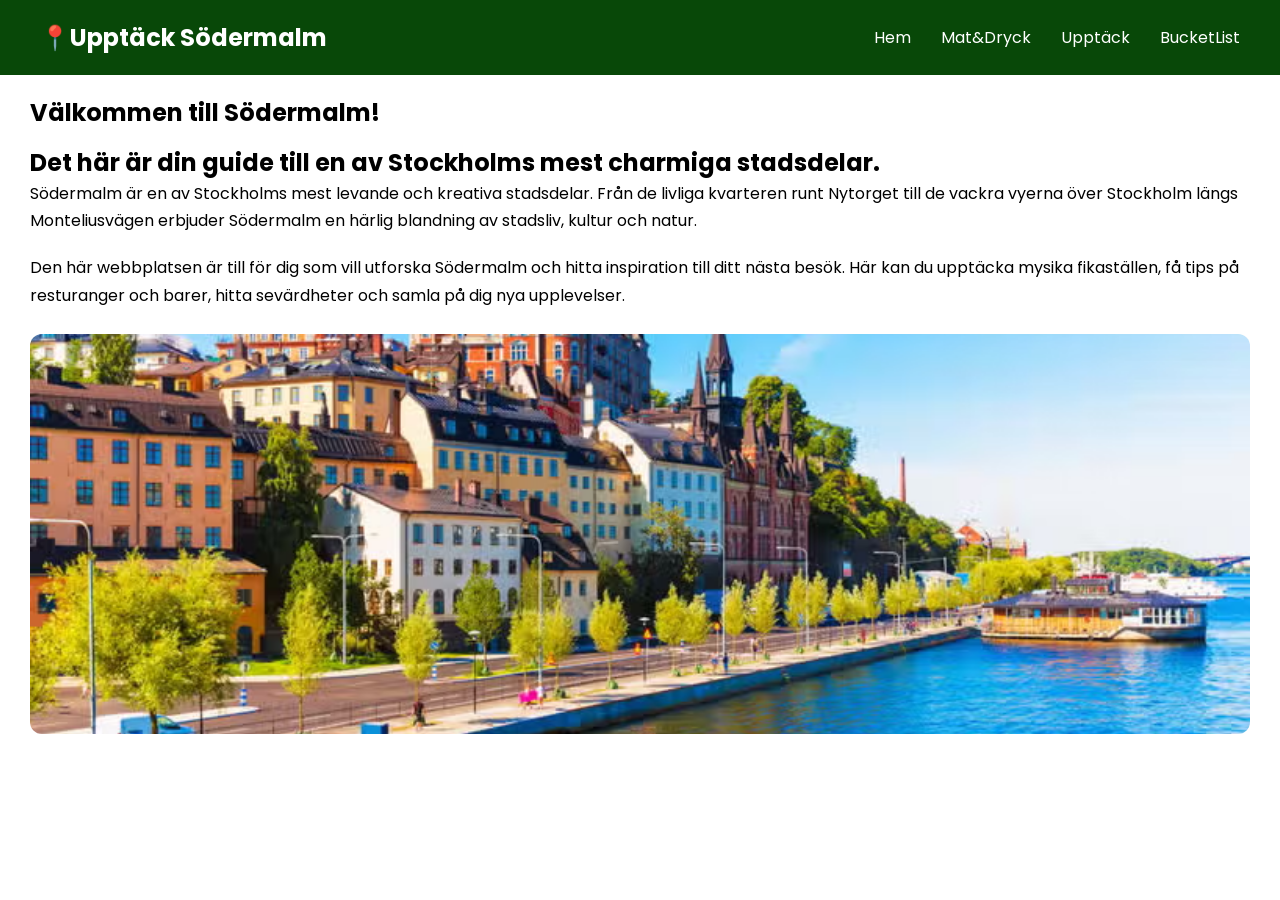
<file: index.html>
<!DOCTYPE html>
<html lang="sv">
<head>
<meta charset="UTF-8">
<meta name="viewport" content="width=device-
width, initial-scale=1.0">
<title>Upptäck Södermalm</title>

<!--Kopplar Html till Css-->
<link rel="stylesheet" href="style/style.css">
<!--Visar ikon i webbläsarens flik-->
<link rel="icon" type="image/png" href="Images/emoji.png">
</head>
<body>
    <header>
        <!--Navigationsmeny för att kunna växla mellan sidor-->
        <nav class="navbar">
            <!--Webbplatsens namn-->
                <h2 class="logo-text">📍Upptäck Södermalm</h2>
        <!--Samlar alla länkar-->
            <ul class="nav-menu">
                <!--Länk till startsidan-->
                <li class="nav-item">
                    <a href="index.html" class="nav-link">Hem</a>
                </li>
                <!--Länk till mat & dryck-->
                <li class="nav-item">
                    <a href="Mat&Dryck.html" class="nav-link">Mat&Dryck</a>
                </li>
                <!--Länk till upptäck-->
                <li class="nav-item">
                    <a href="Upptack.html" class="nav-link">Upptäck</a>
                </li>
                <!--Länk till bucketlist-->
                <li class="nav-item">
                    <a href="BucketList.html" class="nav-link">BucketList</a>
                </li>
            </ul>
        </nav>
    </header>
    <main>
<section class="welcome">
    <!--Huvudrubrik-->
    <h1>Välkommen till Södermalm!</h1>
    <!--Underrubrik-->
    <h2>Det här är din guide till en av Stockholms mest charmiga stadsdelar.</h2>
    <!--Beskrivande text-->
    <p>Södermalm är en av Stockholms mest levande och kreativa 
        stadsdelar. Från de livliga kvarteren runt Nytorget till 
        de vackra vyerna över Stockholm längs Monteliusvägen 
        erbjuder Södermalm en härlig blandning av stadsliv, 
        kultur och natur. </p>

        <p>Den här webbplatsen är till för dig som vill utforska 
            Södermalm och hitta inspiration till ditt nästa 
            besök. Här kan du upptäcka mysika fikaställen, 
            få tips på resturanger och barer, hitta sevärdheter 
            och samla på dig nya upplevelser.</p>
<!--Bild på Södermalm-->
    <img src="Images/Södermalm.jpg"
         alt="Vy av Södermalm"
         class="welcome-image">

</section> 
</main> 
</body> 
</html>
</file>
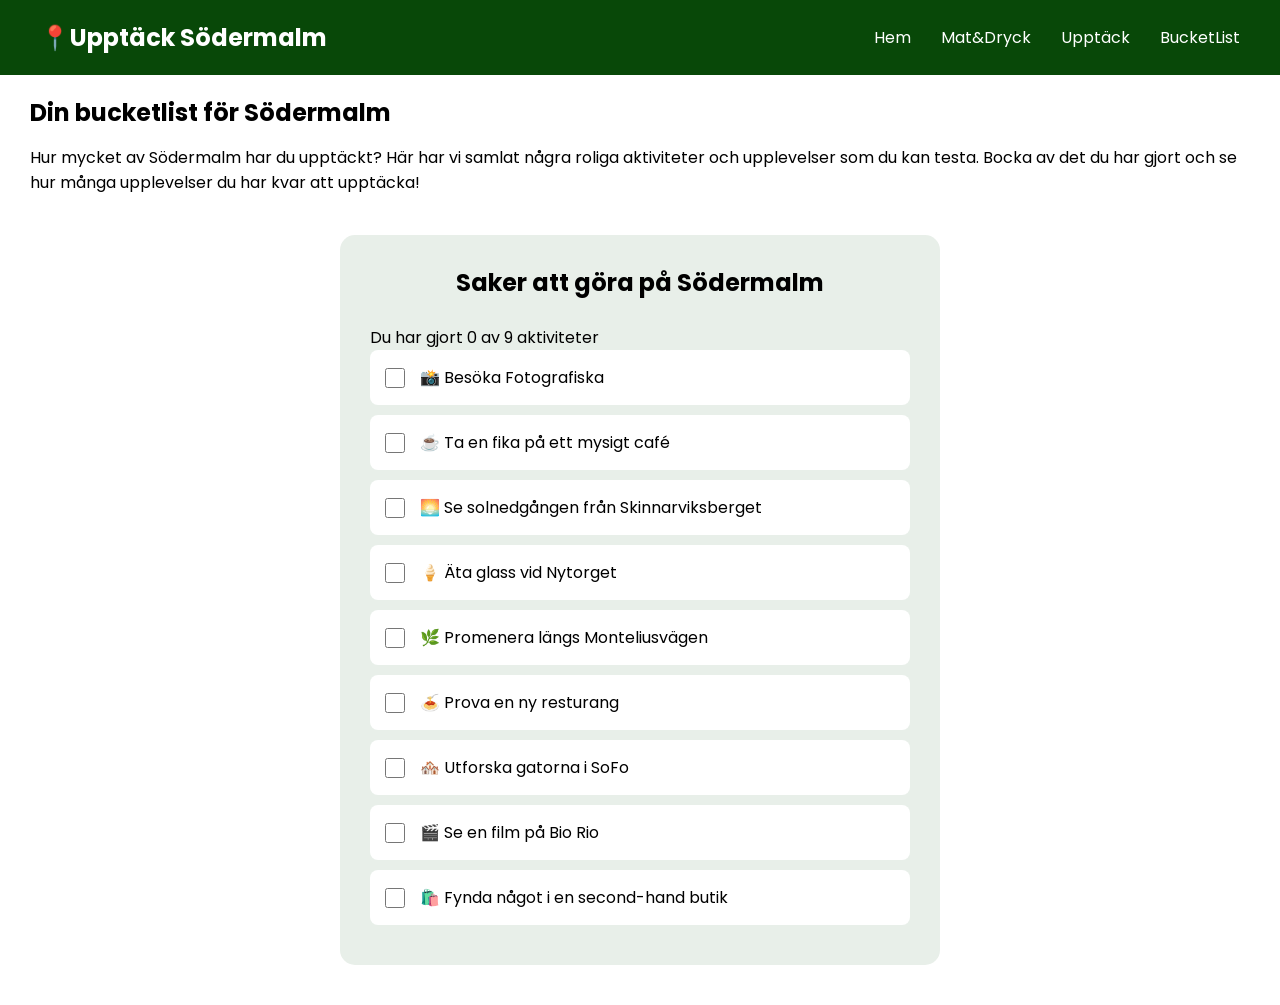
<file: BucketList.html>
<!DOCTYPE html>
<html lang="sv">
<head>
<meta charset="UTF-8">
<meta name="viewport" content="width=device-
width, initial-scale=1.0">
<title>Upptäck Södermalm</title>

<!--Kopplar Html till Css-->
<link rel="stylesheet" href="style/style.css">
<!--Visar ikon i webbläsarens flik-->
<link rel="icon" type="image/png" href="Images/emoji.png">

</head>
<body>
    <header>
        <!--Navigationsmeny för att kunna växla mellan sidor-->
        <nav class="navbar">
               <!--Webbplatsens namn-->
                <h2 class="logo-text">📍Upptäck Södermalm</h2>
          <!--Samlar alla länkar-->
            <ul class="nav-menu">
                  <!--Länk till startsidan-->
                <li class="nav-item">
                    <a href="index.html" class="nav-link">Hem</a>
                </li>
                 <!--Länk till mat & dryck-->
                <li class="nav-item">
                    <a href="Mat&Dryck.html" class="nav-link">Mat&Dryck</a>
                </li>
                 <!--Länk till upptäck-->
                <li class="nav-item">
                    <a href="Upptack.html" class="nav-link">Upptäck</a>
                </li>
                 <!--Länk till bucketlist-->
                <li class="nav-item">
                    <a href="BucketList.html" class="nav-link">BucketList</a>
                </li>
            </ul>
        </nav>
    </header>
    <main>
    <section class="bucket">
<!-- Huvudrubrik -->
<h1>Din bucketlist för Södermalm</h1>

<!--Introduktion -->
<p>Hur mycket av Södermalm har du upptäckt? Här har vi samlat några roliga 
    aktiviteter och upplevelser som du kan testa. Bocka av det du har gjort och se 
    hur många upplevelser du har kvar att upptäcka!</p>
    </section>

<!-- Lista med aktiviteter-->
 <section class="bucketlist">
    <h2>Saker att göra på Södermalm</h2>
    <p id="antal"> Du har gjort 0 av 9 aktiviteter</p>


<!-- Aktiviteter som kan kryssas i-->
 <label>
    <input type="checkbox">
    <span> 📸 Besöka Fotografiska</span>
 </label>
 <label>
    <input type="checkbox">
    <span> ☕️ Ta en fika på ett mysigt café</span>
 </label>
 <label>
    <input type="checkbox">
    <span> 🌅 Se solnedgången från Skinnarviksberget</span>
 </label>
 <label>
    <input type="checkbox">
    <span> 🍦 Äta glass vid Nytorget</span>
 </label>
 <label>
    <input type="checkbox">
    <span> 🌿 Promenera längs Monteliusvägen</span>
 </label>
 <label>
    <input type="checkbox">
    <span> 🍝 Prova en ny resturang</span>
 </label>
 <label>
    <input type="checkbox">
    <span> 🏘️ Utforska gatorna i SoFo</span>
 </label>
 <label>
    <input type="checkbox">
    <span> 🎬 Se en film på Bio Rio</span>
 </label>
 <label>
    <input type="checkbox">
    <span> 🛍️ Fynda något i en second-hand butik</span>
 </label>
 </section>
 </main>
<script src="Script/script.js"></script>
</body> 
</html>
</file>
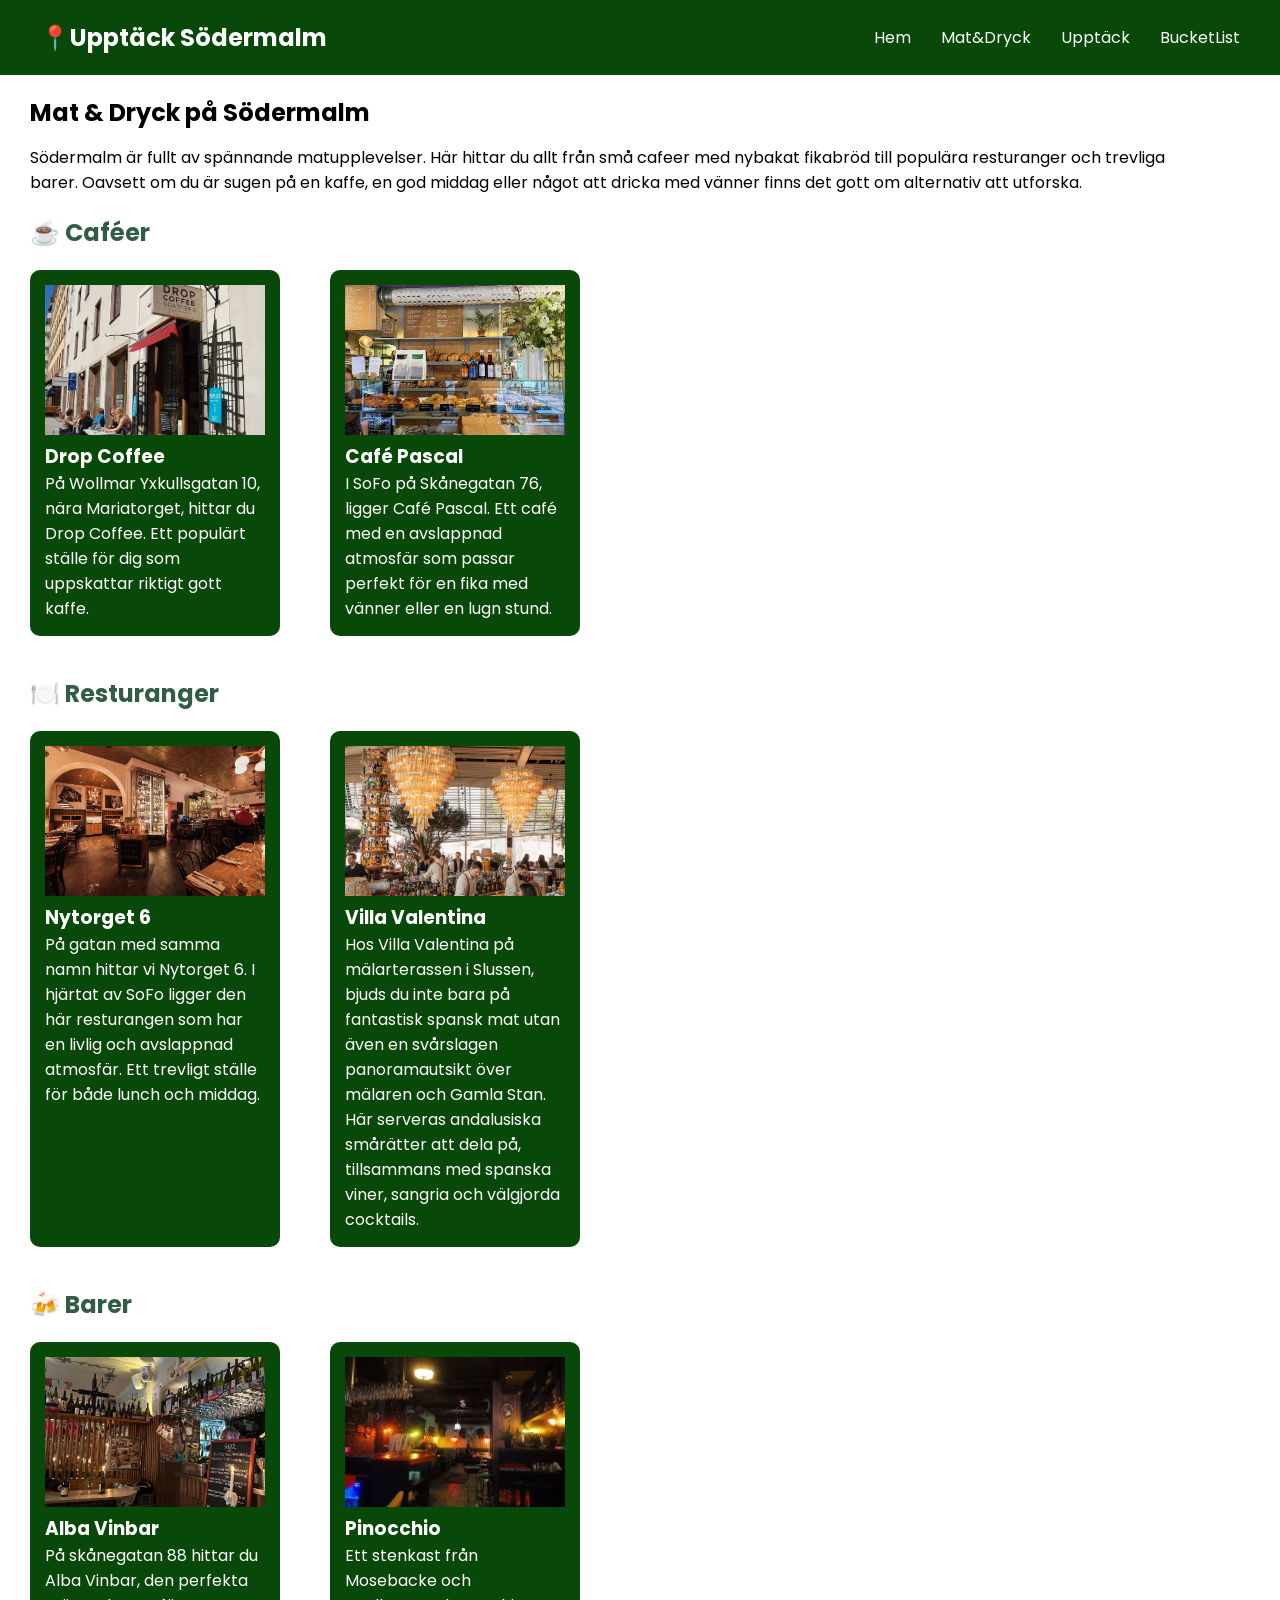
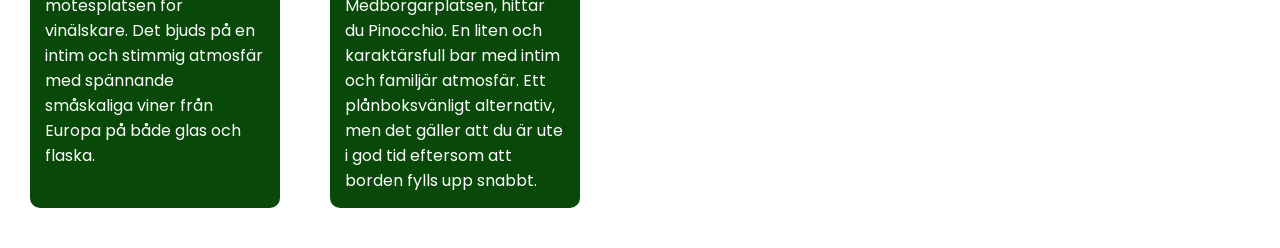
<file: Mat&Dryck.html>
<!DOCTYPE html>
<html lang="sv">
<head>
<meta charset="UTF-8">
<meta name="viewport" content="width=device-
width, initial-scale=1.0">
<title>Upptäck Södermalm</title>

<!--Kopplar Html till Css-->
<link rel="stylesheet" href="style/style.css">
<!--Visar ikon i webbläsarens flik-->
<link rel="icon" type="image/png" href="Images/emoji.png">

</head>
<body>
    <header>
        <!--Navigationsmeny för att kunna växla mellan sidor-->
        <nav class="navbar">
               <!--Webbplatsens namn-->
                <h2 class="logo-text">📍Upptäck Södermalm</h2>
          <!--Samlar alla länkar-->
            <ul class="nav-menu">
                  <!--Länk till startsidan-->
                <li class="nav-item">
                    <a href="index.html" class="nav-link">Hem</a>
                </li>
                 <!--Länk till mat & dryck-->
                <li class="nav-item">
                    <a href="Mat&Dryck.html" class="nav-link">Mat&Dryck</a>
                </li>
                 <!--Länk till upptäck-->
                <li class="nav-item">
                    <a href="Upptack.html" class="nav-link">Upptäck</a>
                </li>
                 <!--Länk till bucketlist-->
                <li class="nav-item">
                    <a href="BucketList.html" class="nav-link">BucketList</a>
                </li>
            </ul>
        </nav>
    </header>
    <main>
    <section class="Mat">
        <!--Huvudrubrik-->
    <h1>Mat &amp; Dryck på Södermalm</h1>
     <!--Beskrivande text-->
    <p>Södermalm är fullt av spännande matupplevelser. 
        Här hittar du allt från små cafeer med nybakat fikabröd 
        till populära resturanger och trevliga barer. Oavsett 
        om du är sugen på en kaffe, en god middag eller något 
        att dricka med vänner finns det gott om alternativ att 
        utforska.</p>
        </section>

<section class="cafeer">
     <!--Underrubrik-->
    <h2>☕️ Caféer</h2>

    <div class="rutor">
        <div class="ruta">
            <img src="Images/Drop.jpg" alt="Drop Coffee">
            <h3>Drop Coffee</h3>
             <!--Beskrivande text-->
             <p>På Wollmar Yxkullsgatan 10, nära Mariatorget, hittar 
            du Drop Coffee. Ett populärt ställe för dig som 
            uppskattar riktigt gott kaffe.</p>
        </div>

        <div class="ruta">
            <img src="Images/Pascal.jpg" alt="Café Pascal">
            <h3>Café Pascal</h3>
             <!--Beskrivande text-->
            <p>I SoFo på Skånegatan 76, ligger Café Pascal. 
                Ett café med en avslappnad atmosfär som passar 
                perfekt för en fika med vänner eller en lugn 
                stund. </p>
        </div>
    </div>
</section>
<section class="Resturanger">
     <!--Underrubrik-->
    <h2>🍽️ Resturanger</h2>

     <div class="rutor">
        <div class="ruta">
            <img src="Images/Nytorget.jpg" alt="Nytorget 6">
            <h3>Nytorget 6</h3>
             <!--Beskrivande text-->
             <p>På gatan med samma namn hittar vi Nytorget 6. I hjärtat av SoFo 
                ligger den här resturangen som har en livlig och avslappnad atmosfär.
                 Ett trevligt ställe för både lunch och middag.</p>
        </div>

        <div class="ruta">
            <img src="Images/Valentina.jpg" alt="Villa Valentina">
            <h3>Villa Valentina</h3>
             <!--Beskrivande text-->
            <p>Hos Villa Valentina på mälarterassen i Slussen, bjuds du inte bara på 
                fantastisk spansk mat utan även en svårslagen panoramautsikt över 
                mälaren och Gamla Stan. Här serveras andalusiska smårätter att dela 
                på, tillsammans med spanska viner, sangria och välgjorda cocktails.  </p>
         </div>
    </div>
</section>

<section class="barer">
     <!--Underrubrik-->
    <h2>🍻 Barer</h2>

    <div class="rutor">
        <div class="ruta">
            <img src="Images/Alba.jpg" alt="Alba Vinbar">
            <h3>Alba Vinbar</h3>
             <!--Beskrivande text-->
             <p>På skånegatan 88 hittar du Alba Vinbar, den perfekta mötesplatsen 
                för vinälskare. Det bjuds på en intim och stimmig atmosfär med 
                spännande småskaliga viner från Europa på både glas och flaska.</p>
        </div>

        <div class="ruta">
            <img src="Images/Pinocchio.jpg" alt="Pinocchio">
            <h3>Pinocchio</h3>
             <!--Beskrivande text-->
            <p>Ett stenkast från Mosebacke och Medborgarplatsen, hittar du Pinocchio.
                 En liten och karaktärsfull bar med intim och familjär atmosfär. 
                 Ett plånboksvänligt alternativ, men det gäller att du är ute i god 
                 tid eftersom att borden fylls upp snabbt.</p>
        </div>
    </div>
</section>
</main>
</body> 
</html>
</file>
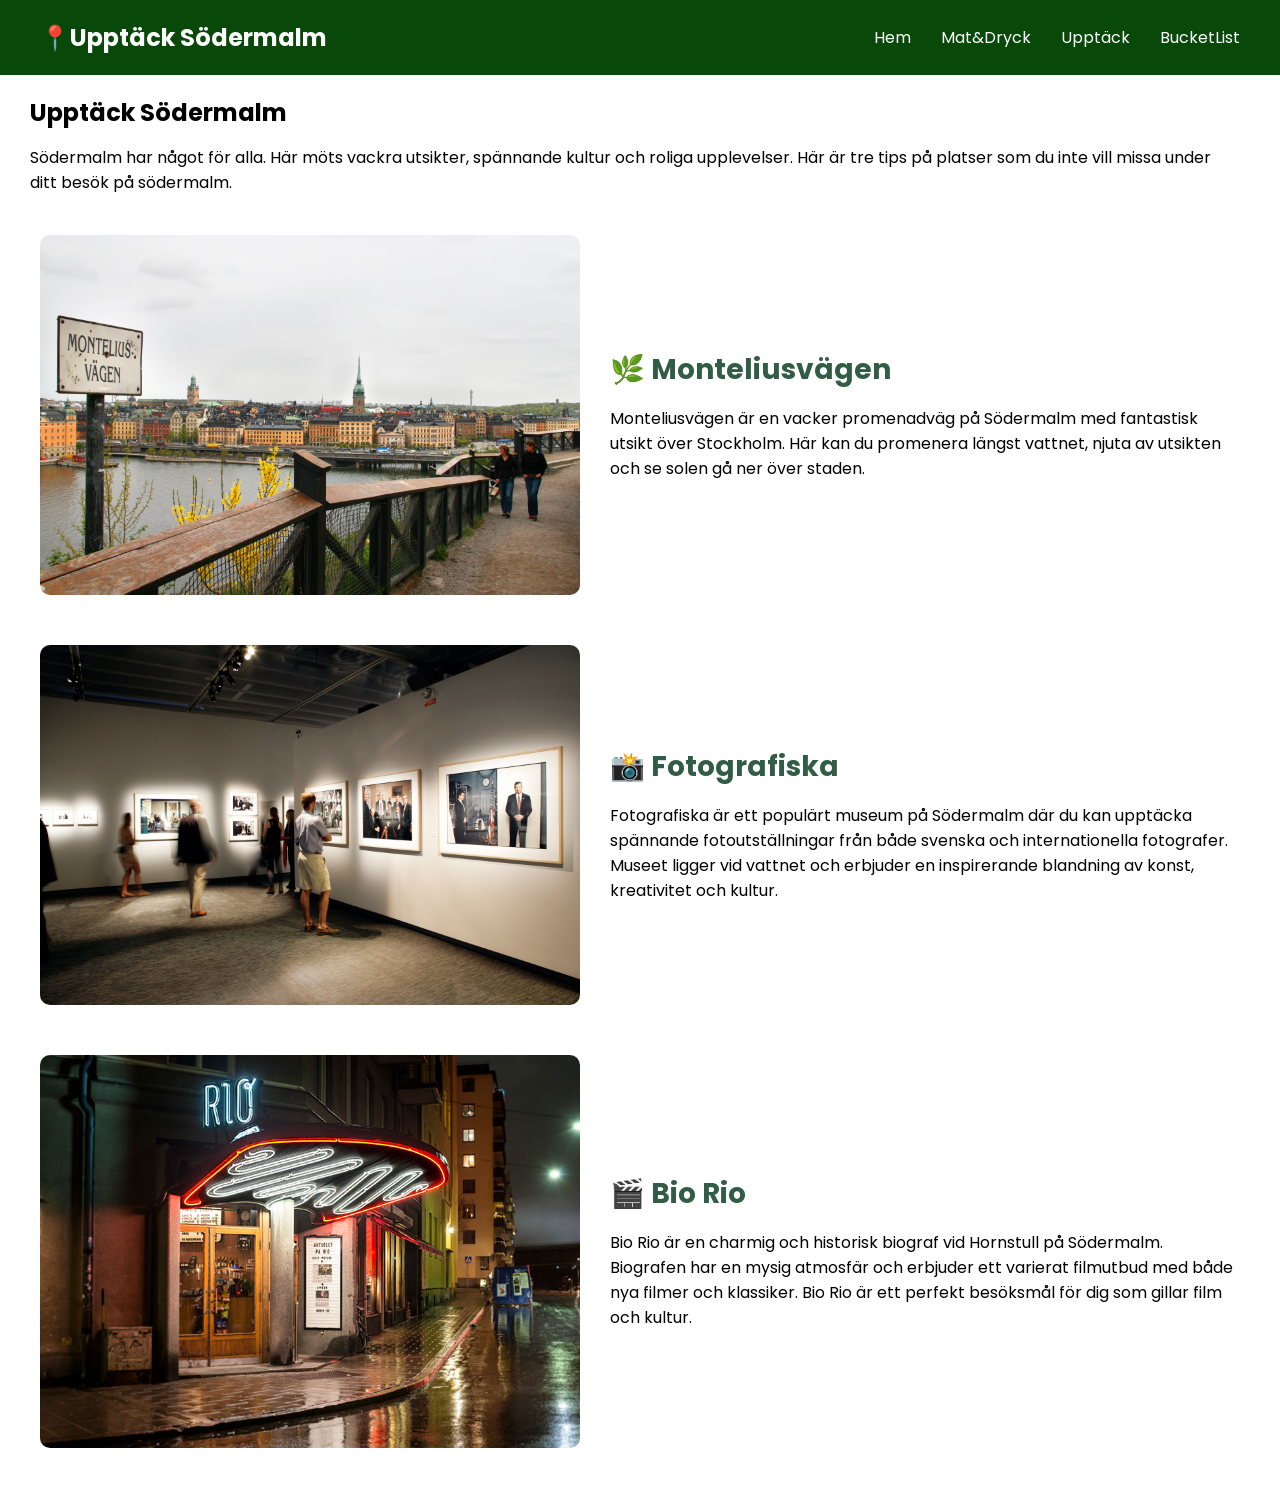
<file: Upptack.html>
<!DOCTYPE html>
<html lang="sv">
<head>
<meta charset="UTF-8">
<meta name="viewport" content="width=device-
width, initial-scale=1.0">
<title>Upptäck Södermalm</title>

<!--Kopplar Html till Css-->
<link rel="stylesheet" href="style/style.css">
<!--Visar ikon i webbläsarens flik-->
<link rel="icon" type="image/png" href="Images/emoji.png">

</head>
<body>
    <header>
        <!--Navigationsmeny för att kunna växla mellan sidor-->
        <nav class="navbar">
               <!--Webbplatsens namn-->
                <h2 class="logo-text">📍Upptäck Södermalm</h2>
          <!--Samlar alla länkar-->
            <ul class="nav-menu">
                  <!--Länk till startsidan-->
                <li class="nav-item">
                    <a href="index.html" class="nav-link">Hem</a>
                </li>
                 <!--Länk till mat & dryck-->
                <li class="nav-item">
                    <a href="Mat&Dryck.html" class="nav-link">Mat&Dryck</a>
                </li>
                 <!--Länk till upptäck-->
                <li class="nav-item">
                    <a href="Upptack.html" class="nav-link">Upptäck</a>
                </li>
                 <!--Länk till bucketlist-->
                <li class="nav-item">
                    <a href="BucketList.html" class="nav-link">BucketList</a>
                </li>
            </ul>
        </nav>
    </header>
    <main>
<section class="Upptäck">
    <!--Huvudrubrik-->
    <h1>Upptäck Södermalm</h1>
     <!--Beskrivande text-->
    <p>Södermalm har något för alla. Här möts vackra utsikter, spännande kultur och 
        roliga upplevelser. Här är tre tips på platser som du inte vill missa under 
        ditt besök på södermalm.</p>
</section>  

<!--Första platsen -->
<section class="Montelius">
    <!--Bild på första platsen-->
    <img src="Images/Montelius.jpg" alt="Monteliusvägen">
    <!--Rubrik för första platsen-->
    <div class="plats-text">
         <!--Underrubrik-->
    <h2>🌿 Monteliusvägen</h2>
    <!--Text om första platsen-->
    <p>Monteliusvägen är en vacker promenadväg på Södermalm med fantastisk utsikt 
        över Stockholm. Här kan du promenera längst vattnet, njuta av utsikten och 
        se solen gå ner över staden.</p>
        </div>
</section>
<!--Andra platsen -->
<section class="Fotografiska">
    <!--Bild på andra platsen-->
    <img src="Images/Fotografiska.jpg" alt="Fotografiska">
    <!--Rubrik för andra platsen-->
     <div class="plats-text">
         <!--Underrubrik-->
    <h2>📸 Fotografiska</h2>
    <!--Text om andra platsen-->
    <p>Fotografiska är ett populärt museum på Södermalm där du kan upptäcka 
        spännande fotoutställningar från både svenska och internationella 
        fotografer. Museet ligger vid vattnet och erbjuder en inspirerande 
        blandning av konst, kreativitet och kultur.</p>
        </div>
</section>
<!--Tredje platsen -->
<section class="Bio">
    <!--Bild på tredje platsen-->
    <img src="Images/Bio.jpg" alt="Bio Rio">
    <!--Rubrik för tredje platsen-->
     <div class="plats-text">
         <!--Underrubrik-->
    <h2>🎬 Bio Rio</h2>
    <!--Text om tredje platsen-->
    <p>Bio Rio är en charmig och historisk biograf vid Hornstull på Södermalm. 
        Biografen har en mysig atmosfär och erbjuder ett varierat filmutbud med 
        både nya filmer och klassiker. Bio Rio är ett perfekt besöksmål för dig som 
        gillar film och kultur.</p>
        </div>
</section>
</main>
</body> 
</html>
</file>
<file: style/style.css>
/* Importing Google Fonts */
@import url('https://fonts.googleapis.com/css2?family=Poppins:ital,wght@0,400;0,500;0,600;0,700;1,400&display=swap');

/* MenyRad Högst Upp*/
*{
    margin: 0;
    padding: 0;
    box-sizing: border-box;
    font-family: "Poppins", sans-serif;
}
/* Ger sidhuvudet en grön bakgrundsfärg*/
header {
    background-color: #084808;
}
/* Placerar namn och navigationsmenyn brevid varandra */
.navbar {
    display: flex;
    justify-content: space-between;
    align-items: center;
    padding: 20px 40px;
}
/* Gör texten vit*/
.logo-text {
color: white;
}
/* sätter länkarna på rad och tar bort punkter*/
.nav-menu {
    display: flex;
    gap: 30px;
    list-style: none;
}
/* Gör texten vit, tar bort sträck under texten och bestämmer storlek*/
.nav-link {
    color: white;
    text-decoration: none;
    font-size: 16px;
}


/* HEM */
/* Anpassar bilden med storlek och mellanrum ovanför*/
.welcome-image {
    display: block;
    width: calc(100% - 60px); 
    max-width: none;
    height: 400px;
    object-fit: cover;
    border-radius: 12px;
    margin: 25px auto 40px;
}
/* Huvudrubriken, skapar luft runt texten*/
.welcome h1{
    margin-bottom: 15px;
    margin-left: 30px;
    margin-top: 20px;

}
/* Flyttar texten till höger*/
.welcome h2 {
    margin-left: 30px;
}
/* Mellanrum mellan textstycken */
.welcome p {
    line-height: 1.7;
    margin-bottom: 20px;
    margin-left: 30px;
    margin-right: 30px;
}

/* MAT & DRYCK*/
/* Flytta in och ner texten */
.Mat h1 {
    margin-left: 30px;
    margin-top: 20px;
    margin-bottom: 15px;
}
/* Flytta in texten */
.Mat p {
    margin-left: 30px;
    margin-right: 75px;
}
/* Rutorna brevid varandra*/
.rutor {
    display: flex;
    gap: 20px;
    flex-wrap: wrap;
    margin-left: 30px;
    margin-bottom: 40px;
}
/* Ger varje ruta grön backgrund, vit text, mellanrum*/
.ruta {
    background-color: #084808;
    width: 250px;
    padding: 15px;
    border-radius: 10px;
    color: white;
    margin-right: 30px;
}
/* Anpassar bilderna så att de fyller rutorna och får samma storlek*/
.ruta img {
    width: 100%;
    height: 150px;
    object-fit: cover;
}

/* Flyttar underrubrikerna och ger dem grön text*/
.cafeer h2,
.barer h2,
.Resturanger h2 {
    margin-top: 20px;
    margin-bottom: 20px;
    margin-left: 30px;
    color: #315c46;
}

/* UPPTÄCK*/
/* Huvudrubrik placering*/
.Upptäck h1 {
    margin-top: 20px;
    margin-left: 30px;
    margin-bottom: 15px;
}
/* Text placering*/
.Upptäck p {
    margin-left: 30px;
    margin-right: 40px;
}
/* Placerar bilder och text brevid varandra*/
.Montelius,
.Fotografiska,
.Bio {
    margin: 40px;
    display: flex;
    align-items: center;
    gap: 30px;
    margin-bottom: 50px;
}
/* Bestämmer bildernas storlek*/
.Montelius img,
.Fotografiska img,
.Bio img {
width: 45%;
border-radius: 10px;
}
/* Gör att texterna anpassar sig efter utrymmet*/
.Montelius p,
.Fotografiska p,
.Bio p {
    flex: 1;
}
/*Ger texten en grön färg, ändrar textstorlek mellanrum under*/
.Montelius h2,
.Fotografiska h2,
.Bio h2 {
    color: #315c46;
    font-size: 28px;
    margin-bottom: 15px;
}



/* BUCKETLIST*/
/* Skapar luft rung huvudrubriken*/
.bucket h1 {
    margin-top: 20px;
    margin-left: 30px;
    margin-bottom: 15px;
}
/* Skapar rum runt texten*/
.bucket p {
    margin-left: 30px;
    margin-right: 40px;
}
/* Ger bucketlistan en egen ruta*/
.bucketlist {
    background-color: #e8efe9;
    max-width: 600px;
    margin: 40px auto;
    padding: 30px;
    border-radius: 15px;
}
/* Gör rubriken centrerad*/
.bucketlist h2 {
    text-align: center;
    margin-bottom: 25px;
}
/* Gör varje aktivitet till en egen rad*/
.bucketlist label {
    display: flex;
    align-items: center;
    gap: 15px;
    padding: 15px;
    margin-bottom: 10px;
    background-color: white;
    border-radius: 8px;
    cursor: pointer;
}
/* Kryssrutorna större*/
.bucketlist input {
    width: 20px;
    height: 20px;
}
/* Stryker över texten när rutan är ikryssad*/
.bucketlist input:checked + span {
    text-decoration: line-through;
    color: green;
}
/* Mobilanpassning*/
/* Gäller när skärmen är 768px eller mindre*/
@media (max-width: 768px) {
    /* Låter menyn anpassa sig till en smalare skärm */
    .navbar {
        flex-direction: column;
        gap: 15px;
        padding: 20px;
    }
    /* Menylänkarna hamnar på flera rader*/
    .nav-menu {
        flex-wrap: wrap;
        justify-content: center;
        gap: 15px;
    }
    /*Startsidans bild lagom stor för mobil*/
    .welcome-image {
        width: 100%;
        height: auto;
    }
    /* Placera bild och text under varandra */
    .Montelius,
    .Fotografiska,
    .Bio {
        flex-direction: column;
        margin: 20px;
        width: auto;
        box-sizing: border-box;
    }
    /* Gör bilderna anpassade till mobil*/
    .Montelius img,
    .Fotografiska img,
    .Bio img {
        width: 100%;
    }
    /* Anpassar rutorna*/
    .rutor {
        margin: 20px;
    }
    /* Anpassar bucketlist till mobilens bredd*/
    .bucketlist {
        margin: 20px;
        padding: 20px;
    }
}
</file>
